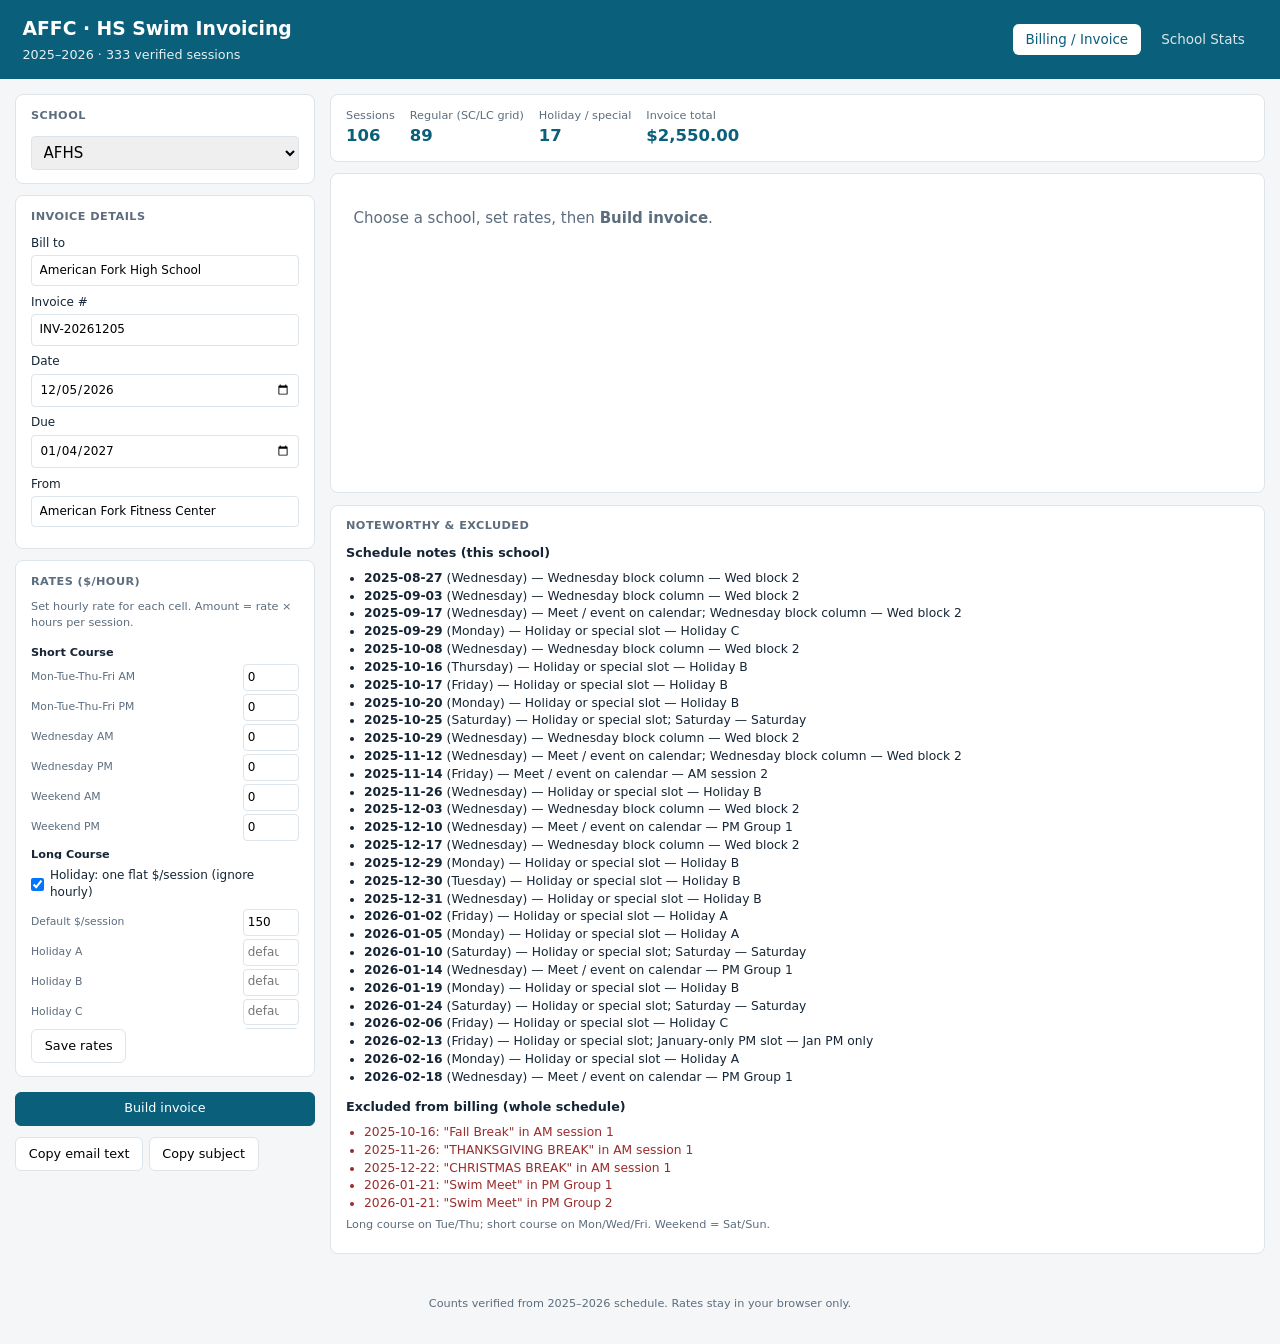
<file: index.html>
<!DOCTYPE html>
<html lang="en">
<head>
  <meta charset="UTF-8" />
  <meta name="viewport" content="width=device-width, initial-scale=1" />
  <title>AFFC HS Swim Invoicing</title>
  <link rel="stylesheet" href="app.css" />
</head>
<body>
  <header class="site-nav">
    <div class="nav-inner">
      <div>
        <h1>AFFC · HS Swim Invoicing</h1>
        <p class="tag">2025–2026 · <span id="session-count">—</span> sessions</p>
      </div>
      <nav>
        <a href="index.html" class="active">Billing / Invoice</a>
        <a href="stats.html">School Stats</a>
      </nav>
    </div>
  </header>

  <div class="layout">
    <aside class="sidebar">
      <section class="panel">
        <h2>School</h2>
        <select id="school">
          <option value="AFHS">AFHS</option>
          <option value="LPHS">LPHS</option>
          <option value="PGHS">PGHS</option>
          <option value="SKYR">SKYR</option>
        </select>
      </section>

      <section class="panel">
        <h2>Invoice details</h2>
        <label>Bill to <input id="bill-to" /></label>
        <label>Invoice # <input id="inv-num" /></label>
        <label>Date <input type="date" id="inv-date" /></label>
        <label>Due <input type="date" id="inv-due" /></label>
        <label>From <input id="inv-from" value="American Fork Fitness Center" /></label>
      </section>

      <section class="panel">
        <h2>Rates ($/hour)</h2>
        <p class="help">Set hourly rate for each cell. Amount = rate × hours per session.</p>
        <div id="rate-table" class="rate-table"></div>
        <label class="check"><input type="checkbox" id="holiday-flat" /> Holiday: one flat $/session (ignore hourly)</label>
        <div id="holiday-rates" class="rate-table compact"></div>
        <button type="button" class="btn" id="save-rates">Save rates</button>
        <span id="saved-msg" class="saved-msg"></span>
      </section>

      <button type="button" class="btn primary block" id="build-invoice">Build invoice</button>
      <div class="copy-row">
        <button type="button" class="btn" id="copy-text">Copy email text</button>
        <button type="button" class="btn" id="copy-subject">Copy subject</button>
      </div>
    </aside>

    <main class="main">
      <section class="panel summary-bar" id="summary-bar"></section>

      <article class="invoice-doc" id="invoice-doc">
        <p class="placeholder">Choose a school, set rates, then <strong>Build invoice</strong>.</p>
      </article>

      <section class="panel noteworthy-panel">
        <h2>Noteworthy &amp; excluded</h2>
        <div id="noteworthy"></div>
      </section>
    </main>
  </div>

  <footer>
    <p>Counts verified from 2025–2026 schedule. Rates stay in your browser only.</p>
  </footer>

  <textarea id="clipboard-buffer" class="sr-only" aria-hidden="true"></textarea>
  <script src="app.js"></script>
</body>
</html>
</file>
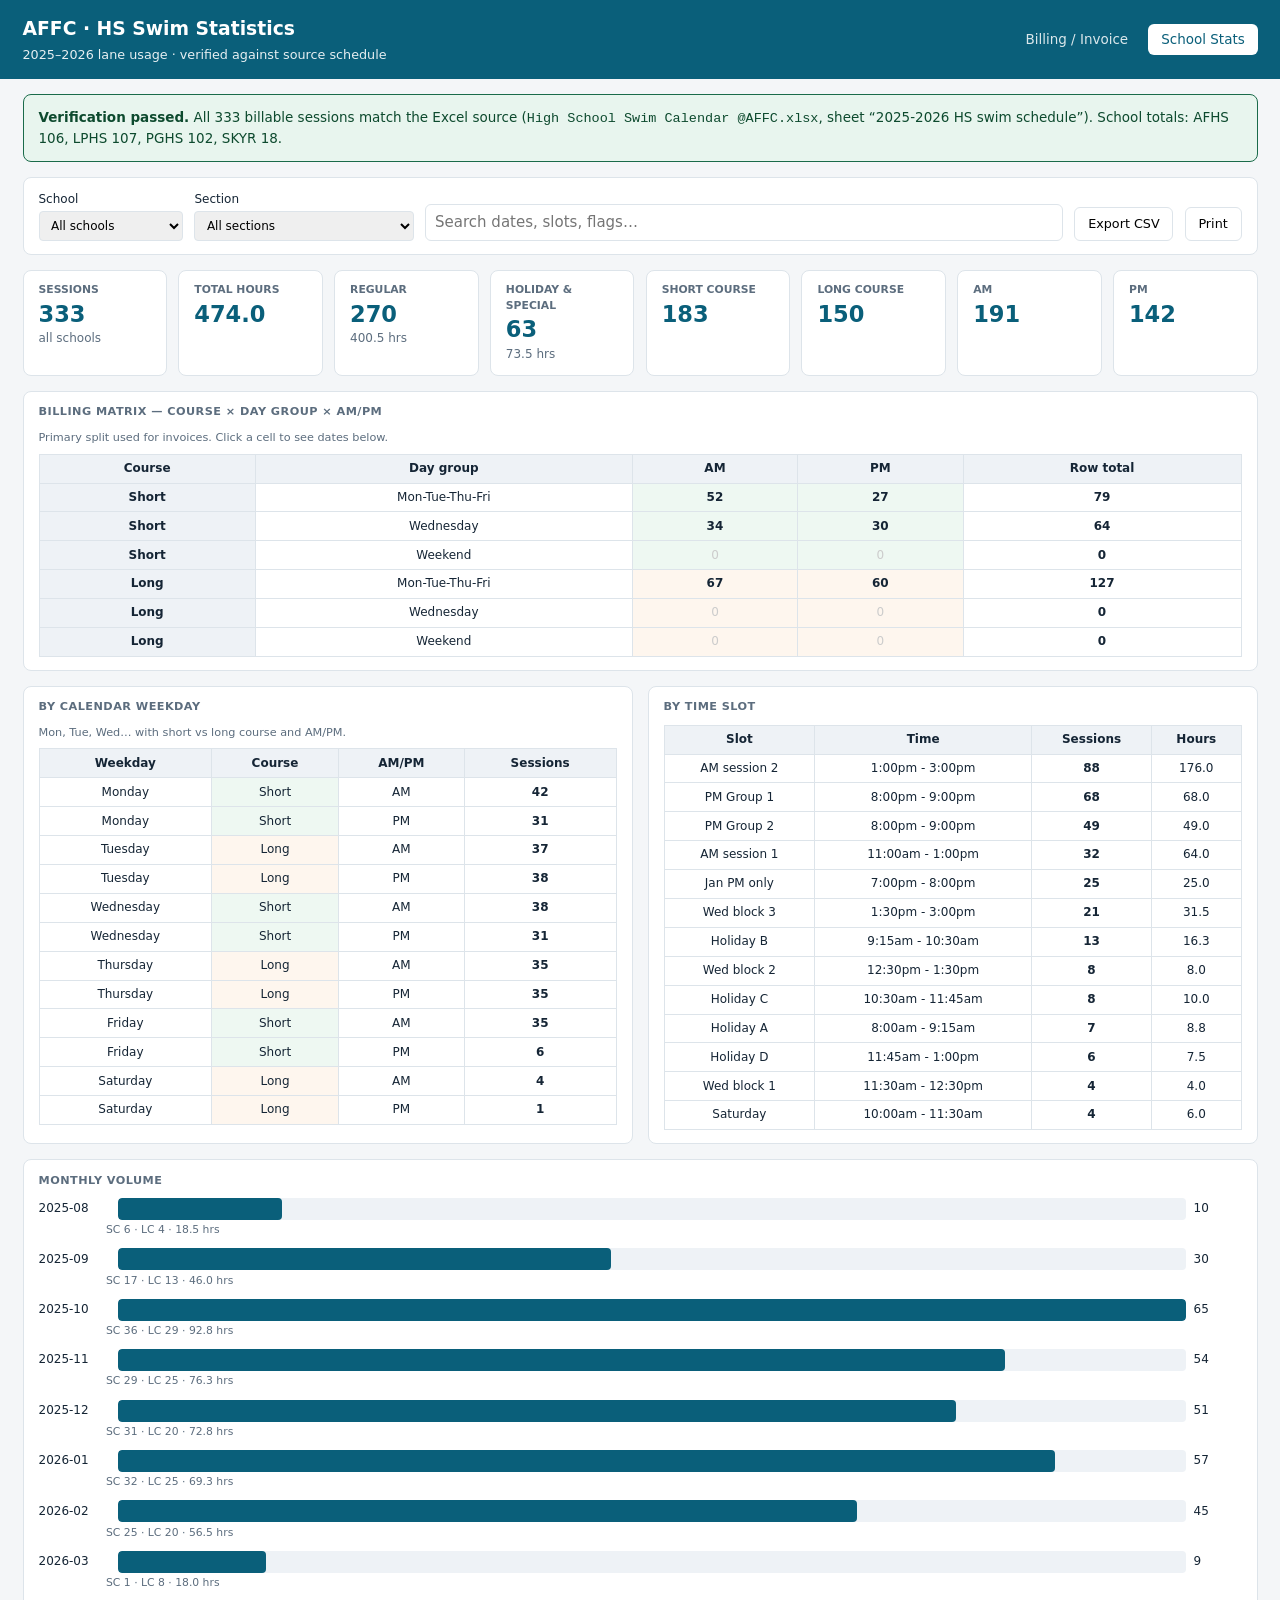
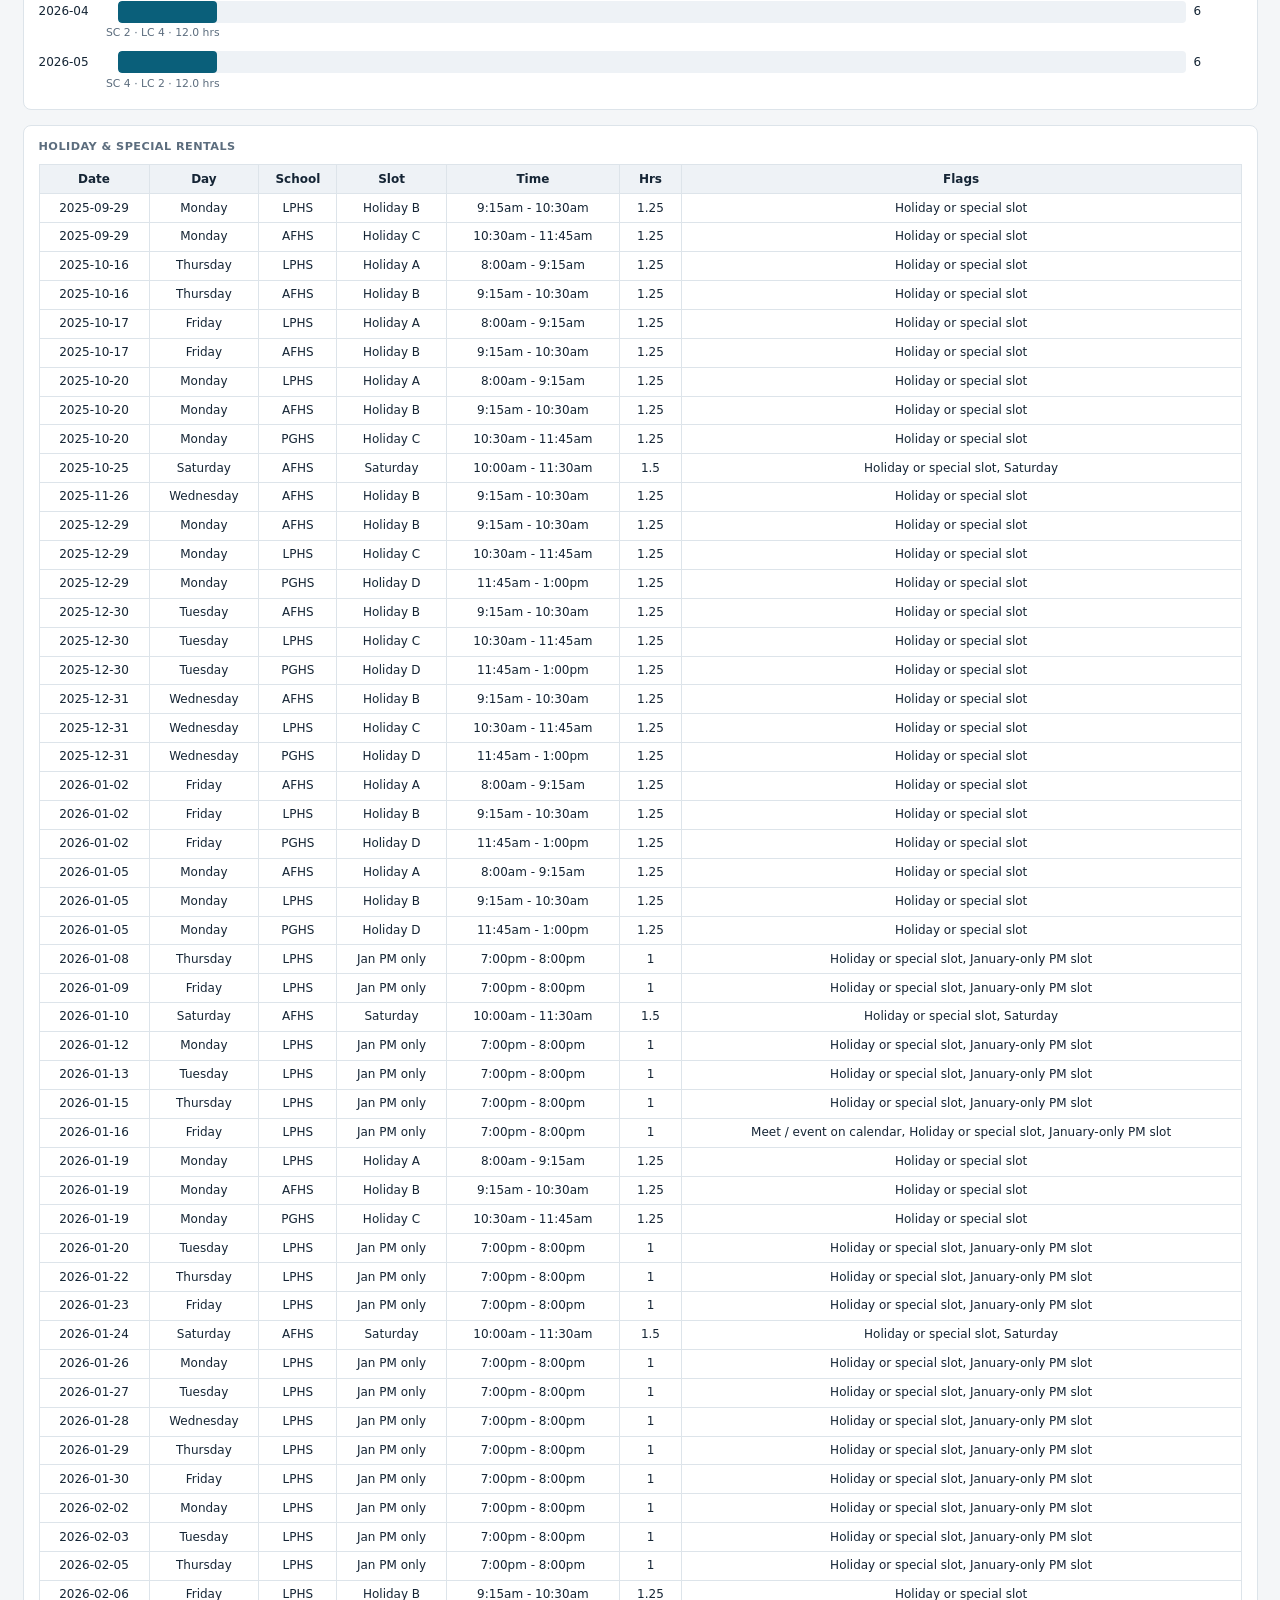
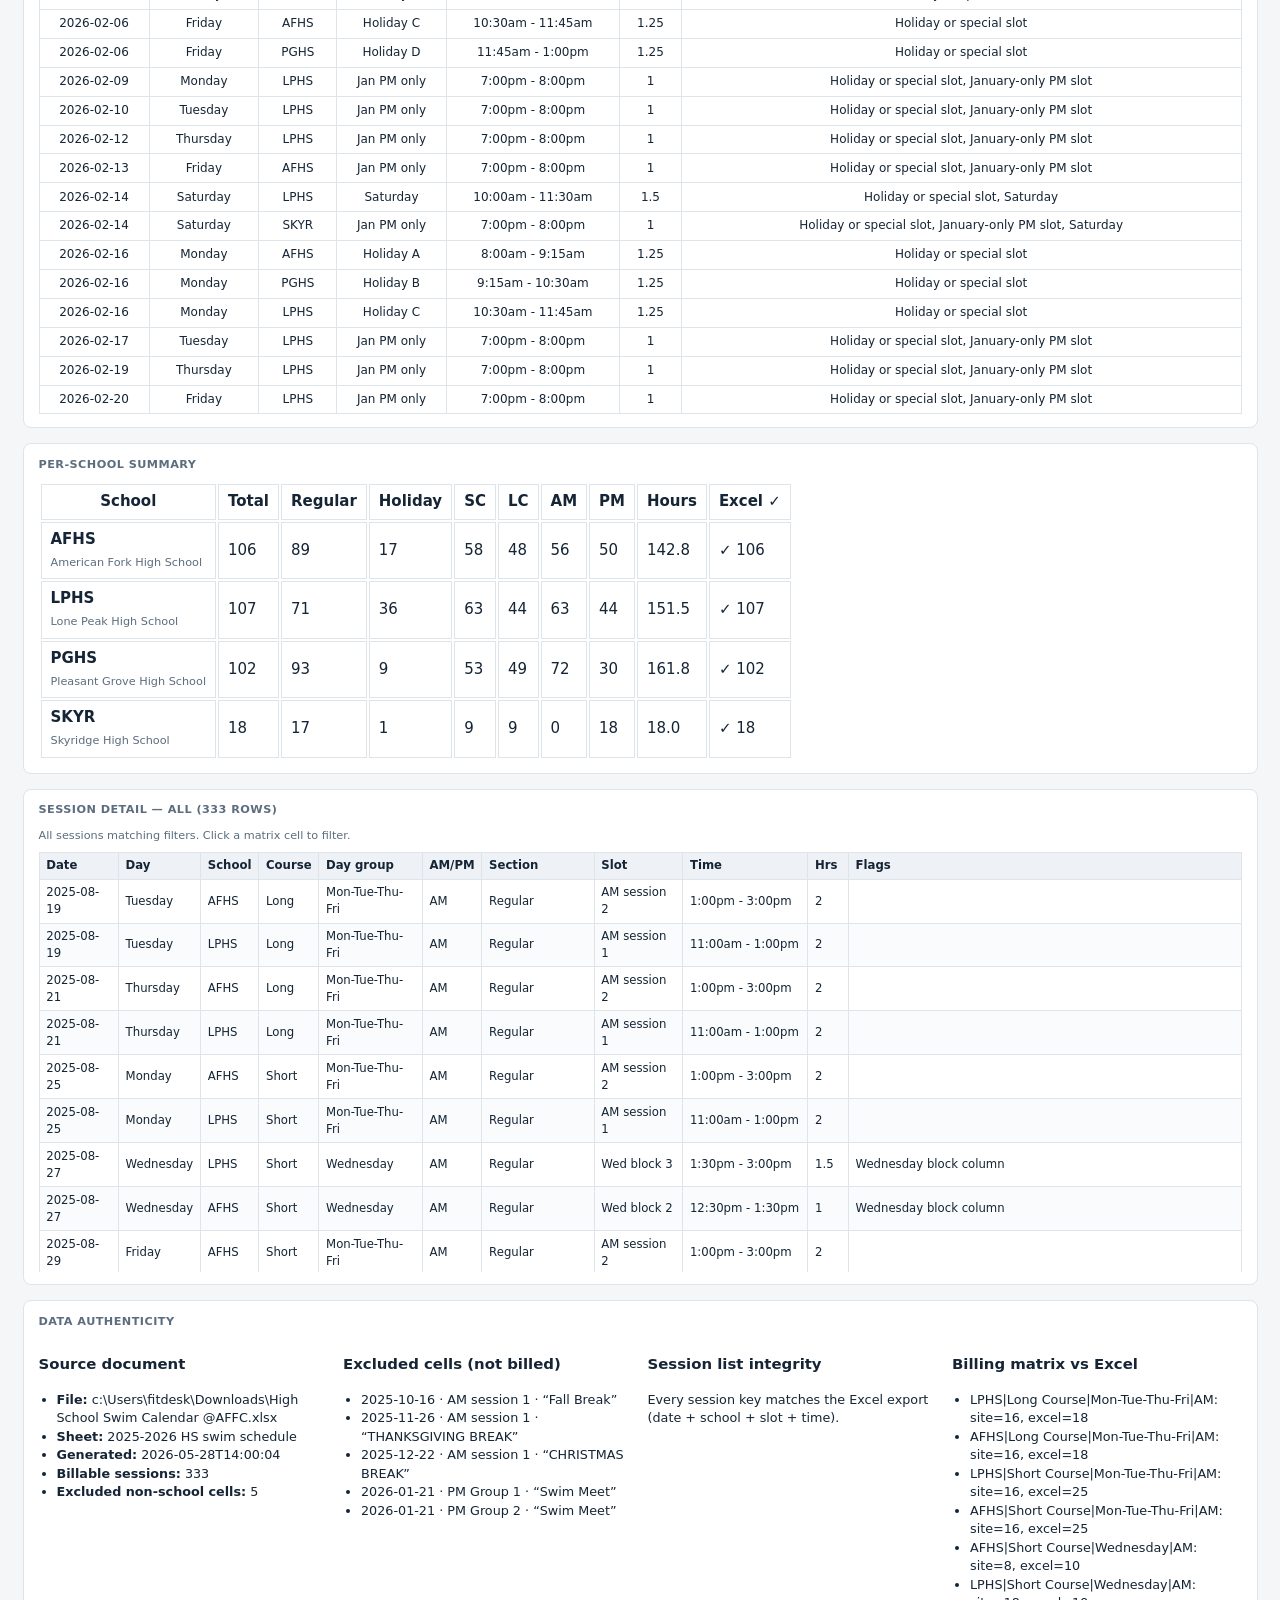
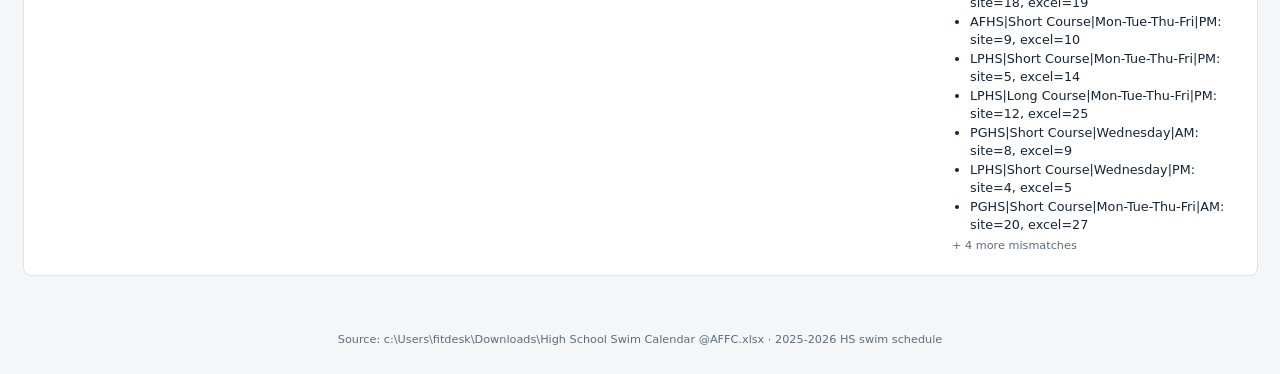
<file: stats.html>
<!DOCTYPE html>
<html lang="en">
<head>
  <meta charset="UTF-8" />
  <meta name="viewport" content="width=device-width, initial-scale=1" />
  <title>School Stats — AFFC HS Swim</title>
  <link rel="stylesheet" href="app.css" />
  <link rel="stylesheet" href="stats.css" />
</head>
<body>
  <header class="site-nav">
    <div class="nav-inner">
      <div>
        <h1>AFFC · HS Swim Statistics</h1>
        <p class="tag">2025–2026 lane usage · verified against source schedule</p>
      </div>
      <nav>
        <a href="index.html">Billing / Invoice</a>
        <a href="stats.html" class="active">School Stats</a>
      </nav>
    </div>
  </header>

  <main class="stats-main">
    <section id="verify-banner" class="verify-banner"></section>

    <div class="stats-toolbar panel">
      <label>School
        <select id="filter-school">
          <option value="ALL">All schools</option>
          <option value="AFHS">AFHS</option>
          <option value="LPHS">LPHS</option>
          <option value="PGHS">PGHS</option>
          <option value="SKYR">SKYR</option>
        </select>
      </label>
      <label>Section
        <select id="filter-section">
          <option value="ALL">All sections</option>
          <option value="Regular">Regular (SC/LC grid)</option>
          <option value="Holiday & Special">Holiday &amp; special only</option>
        </select>
      </label>
      <input type="search" id="filter-search" placeholder="Search dates, slots, flags…" />
      <button type="button" class="btn" id="export-csv">Export CSV</button>
      <button type="button" class="btn" id="print-stats">Print</button>
    </div>

    <div id="kpi-row" class="kpi-row"></div>

    <div class="stats-grid">
      <section class="panel stat-card wide">
        <h2>Billing matrix — Course × day group × AM/PM</h2>
        <p class="help">Primary split used for invoices. Click a cell to see dates below.</p>
        <div id="matrix-table"></div>
      </section>

      <section class="panel stat-card">
        <h2>By calendar weekday</h2>
        <p class="help">Mon, Tue, Wed… with short vs long course and AM/PM.</p>
        <div id="weekday-table"></div>
      </section>

      <section class="panel stat-card">
        <h2>By time slot</h2>
        <div id="slot-table"></div>
      </section>

      <section class="panel stat-card wide">
        <h2>Monthly volume</h2>
        <div id="month-chart" class="bar-chart"></div>
      </section>

      <section class="panel stat-card wide">
        <h2>Holiday &amp; special rentals</h2>
        <div id="holiday-table"></div>
      </section>

      <section class="panel stat-card wide">
        <h2>Per-school summary</h2>
        <div id="school-compare"></div>
      </section>

      <section class="panel stat-card wide">
        <h2 id="detail-title">Session detail</h2>
        <p class="help" id="detail-hint">All sessions matching filters. Click a matrix cell to filter.</p>
        <div class="table-scroll">
          <table class="data-table" id="detail-table">
            <thead>
              <tr>
                <th>Date</th><th>Day</th><th>School</th><th>Course</th>
                <th>Day group</th><th>AM/PM</th><th>Section</th>
                <th>Slot</th><th>Time</th><th>Hrs</th><th>Flags</th>
              </tr>
            </thead>
            <tbody></tbody>
          </table>
        </div>
      </section>

      <section class="panel stat-card wide">
        <h2>Data authenticity</h2>
        <div id="auth-panel"></div>
      </section>
    </div>
  </main>

  <footer>
    <p>Source: <span id="source-label">—</span></p>
  </footer>

  <script type="module" src="js/stats.js"></script>
</body>
</html>
</file>
<file: app.css>
:root {
  --bg: #f4f6f8;
  --card: #fff;
  --ink: #152535;
  --muted: #5c6d7e;
  --line: #dde4ea;
  --brand: #0a5f7a;
  --brand-light: #e6f3f7;
  --sc: #1a6b4a;
  --lc: #b45309;
  --hol: #6b4fa0;
  --radius: 8px;
  font-family: "Segoe UI", system-ui, sans-serif;
  font-size: 15px;
  line-height: 1.45;
}

* { box-sizing: border-box; }
body { margin: 0; background: var(--bg); color: var(--ink); }

header, header.site-nav {
  background: var(--brand);
  color: #fff;
  padding: 1rem 1.5rem;
}
header h1 { margin: 0; font-size: 1.25rem; font-weight: 600; }
.tag { margin: 0.25rem 0 0; opacity: 0.9; font-size: 0.85rem; }

.site-nav { padding: 0.85rem 1.5rem; }
.nav-inner {
  max-width: 1400px;
  margin: 0 auto;
  display: flex;
  justify-content: space-between;
  align-items: center;
  flex-wrap: wrap;
  gap: 1rem;
}
.site-nav nav { display: flex; gap: 0.5rem; }
.site-nav nav a {
  color: rgba(255,255,255,0.85);
  text-decoration: none;
  padding: 0.4rem 0.85rem;
  border-radius: 6px;
  font-size: 0.9rem;
  font-weight: 500;
}
.site-nav nav a:hover { background: rgba(255,255,255,0.15); color: #fff; }
.site-nav nav a.active { background: #fff; color: var(--brand); }

.layout {
  display: grid;
  grid-template-columns: 300px 1fr;
  gap: 1rem;
  max-width: 1280px;
  margin: 0 auto;
  padding: 1rem;
  align-items: start;
}

@media (max-width: 900px) {
  .layout { grid-template-columns: 1fr; }
}

.sidebar { display: flex; flex-direction: column; gap: 0.75rem; }
.panel {
  background: var(--card);
  border: 1px solid var(--line);
  border-radius: var(--radius);
  padding: 0.85rem 1rem;
}
.panel h2 {
  margin: 0 0 0.6rem;
  font-size: 0.75rem;
  text-transform: uppercase;
  letter-spacing: 0.04em;
  color: var(--muted);
  font-weight: 600;
}

label { display: block; margin-bottom: 0.5rem; font-size: 0.8rem; font-weight: 500; }
input, select {
  width: 100%;
  margin-top: 0.2rem;
  padding: 0.4rem 0.5rem;
  border: 1px solid var(--line);
  border-radius: 4px;
  font: inherit;
}
.help { font-size: 0.75rem; color: var(--muted); margin: 0 0 0.5rem; }
.check { display: flex; align-items: center; gap: 0.4rem; font-size: 0.8rem; margin: 0.5rem 0; }
.check input { width: auto; margin: 0; }

.btn {
  padding: 0.45rem 0.85rem;
  border: 1px solid var(--line);
  background: var(--card);
  border-radius: 6px;
  cursor: pointer;
  font: inherit;
  font-size: 0.85rem;
}
.btn:hover { background: #f0f3f6; }
.btn.primary { background: var(--brand); color: #fff; border-color: var(--brand); }
.btn.primary:hover { background: #084d63; }
.btn.block { width: 100%; margin-top: 0.25rem; }
.copy-row { display: flex; gap: 0.35rem; flex-wrap: wrap; }
.saved-msg { font-size: 0.75rem; color: var(--sc); margin-left: 0.35rem; }

.rate-table { font-size: 0.72rem; max-height: 220px; overflow-y: auto; }
.rate-table.compact { max-height: 120px; }
.rate-row {
  display: grid;
  grid-template-columns: 1fr 56px;
  gap: 0.25rem;
  align-items: center;
  margin-bottom: 0.2rem;
}
.rate-row span { color: var(--muted); line-height: 1.2; }
.rate-row input { margin: 0; padding: 0.25rem; font-size: 0.8rem; }

.main { display: flex; flex-direction: column; gap: 0.75rem; min-width: 0; }

.summary-bar {
  display: flex;
  flex-wrap: wrap;
  gap: 1rem;
  font-size: 0.9rem;
}
.summary-bar strong { color: var(--brand); font-size: 1.1rem; }
.summary-bar .muted { color: var(--muted); font-size: 0.75rem; display: block; }

.invoice-doc {
  background: var(--card);
  border: 1px solid var(--line);
  border-radius: var(--radius);
  padding: 1.25rem 1.5rem;
  min-height: 320px;
}
.invoice-doc .placeholder { color: var(--muted); }

.inv-head { margin-bottom: 1.25rem; border-bottom: 2px solid var(--brand); padding-bottom: 0.75rem; }
.inv-head h2 { margin: 0; font-size: 1.15rem; }
.inv-meta { font-size: 0.85rem; color: var(--muted); margin-top: 0.35rem; }

.billing-section { margin: 1.25rem 0; }
.billing-section > h3 {
  margin: 0 0 0.5rem;
  font-size: 0.95rem;
  padding: 0.35rem 0.6rem;
  border-radius: 4px;
  color: #fff;
}
.billing-section.sc > h3 { background: var(--sc); }
.billing-section.lc > h3 { background: var(--lc); }
.billing-section.holiday > h3 { background: var(--hol); }
.billing-section.notes > h3 { background: #4a5568; }

.day-block { margin: 0.75rem 0 0.75rem 0.5rem; }
.day-block h4 {
  margin: 0 0 0.35rem;
  font-size: 0.85rem;
  color: var(--ink);
  border-left: 3px solid var(--line);
  padding-left: 0.5rem;
}

table.inv {
  width: 100%;
  border-collapse: collapse;
  font-size: 0.82rem;
  margin-bottom: 0.5rem;
}
table.inv th, table.inv td {
  border: 1px solid var(--line);
  padding: 0.35rem 0.5rem;
  text-align: left;
}
table.inv th { background: #f8fafb; font-weight: 600; }
table.inv td.num, table.inv th.num { text-align: right; }
table.inv tr.subtotal td { font-weight: 600; background: var(--brand-light); }

.grand-total {
  text-align: right;
  font-size: 1.2rem;
  font-weight: 700;
  margin-top: 1rem;
  padding-top: 0.75rem;
  border-top: 2px solid var(--brand);
}

.noteworthy-panel { font-size: 0.82rem; }
.noteworthy-panel ul { margin: 0.25rem 0; padding-left: 1.2rem; }
.noteworthy-panel .excluded { color: #9b2c2c; }

footer {
  text-align: center;
  padding: 1rem;
  font-size: 0.75rem;
  color: var(--muted);
}

.sr-only {
  position: absolute;
  width: 1px;
  height: 1px;
  overflow: hidden;
  clip: rect(0,0,0,0);
}
</file>
<file: stats.css>
.site-nav { padding: 0.85rem 1.5rem; }
.nav-inner {
  max-width: 1400px;
  margin: 0 auto;
  display: flex;
  justify-content: space-between;
  align-items: center;
  flex-wrap: wrap;
  gap: 1rem;
}
.site-nav nav { display: flex; gap: 0.5rem; }
.site-nav nav a {
  color: rgba(255,255,255,0.85);
  text-decoration: none;
  padding: 0.4rem 0.85rem;
  border-radius: 6px;
  font-size: 0.9rem;
  font-weight: 500;
}
.site-nav nav a:hover { background: rgba(255,255,255,0.15); color: #fff; }
.site-nav nav a.active { background: #fff; color: var(--brand); }

.stats-main {
  max-width: 1400px;
  margin: 0 auto;
  padding: 1rem 1.5rem 2rem;
}

.verify-banner {
  border-radius: var(--radius);
  padding: 0.85rem 1rem;
  margin-bottom: 1rem;
  font-size: 0.9rem;
}
.verify-banner.pass {
  background: #e8f5ee;
  border: 1px solid #1a6b4a;
  color: #0d4a2e;
}
.verify-banner.fail {
  background: #fde8e8;
  border: 1px solid #c53030;
  color: #742a2a;
}

.stats-toolbar {
  display: flex;
  flex-wrap: wrap;
  gap: 0.75rem;
  align-items: flex-end;
  margin-bottom: 1rem;
}
.stats-toolbar label { margin: 0; font-size: 0.8rem; }
.stats-toolbar input[type="search"] {
  flex: 1;
  min-width: 180px;
  padding: 0.45rem 0.6rem;
  border: 1px solid var(--line);
  border-radius: 6px;
}

.kpi-row {
  display: grid;
  grid-template-columns: repeat(auto-fit, minmax(140px, 1fr));
  gap: 0.75rem;
  margin-bottom: 1rem;
}
.kpi {
  background: var(--card);
  border: 1px solid var(--line);
  border-radius: var(--radius);
  padding: 0.75rem 1rem;
}
.kpi .label { font-size: 0.72rem; text-transform: uppercase; color: var(--muted); font-weight: 600; }
.kpi .value { font-size: 1.5rem; font-weight: 700; color: var(--brand); }
.kpi .sub { font-size: 0.8rem; color: var(--muted); }

.stats-grid {
  display: grid;
  grid-template-columns: repeat(2, 1fr);
  gap: 1rem;
}
.stat-card.wide { grid-column: 1 / -1; }

@media (max-width: 900px) {
  .stats-grid { grid-template-columns: 1fr; }
}

.matrix-wrap { overflow-x: auto; }
table.matrix { border-collapse: collapse; font-size: 0.8rem; width: 100%; }
table.matrix th, table.matrix td {
  border: 1px solid var(--line);
  padding: 0.35rem 0.5rem;
  text-align: center;
  min-width: 48px;
}
table.matrix th { background: #eef2f6; font-weight: 600; }
table.matrix td.cell-data {
  cursor: pointer;
  transition: background 0.15s;
}
table.matrix td.cell-data:hover { background: var(--brand-light); }
table.matrix td.cell-data.has-data { font-weight: 600; }
table.matrix td.sc { background: #eef8f2; }
table.matrix td.lc { background: #fef6ee; }
table.matrix td.selected { outline: 2px solid var(--brand); }
table.matrix .zero { color: #ccc; }

.bar-chart { display: flex; flex-direction: column; gap: 0.35rem; }
.bar-row {
  display: grid;
  grid-template-columns: 72px 1fr 48px;
  align-items: center;
  gap: 0.5rem;
  font-size: 0.8rem;
}
.bar-track {
  background: #eef2f6;
  border-radius: 4px;
  height: 22px;
  overflow: hidden;
}
.bar-fill {
  height: 100%;
  background: var(--brand);
  border-radius: 4px;
  min-width: 2px;
}
.bar-fill.sc { background: var(--sc); }
.bar-fill.lc { background: var(--lc); }
.bar-fill.hol { background: var(--hol); }

.table-scroll { max-height: 420px; overflow: auto; }
.data-table { width: 100%; border-collapse: collapse; font-size: 0.78rem; }
.data-table th, .data-table td {
  border: 1px solid var(--line);
  padding: 0.3rem 0.45rem;
  text-align: left;
}
.data-table th {
  position: sticky;
  top: 0;
  background: #eef2f6;
  z-index: 1;
}
.data-table tr:nth-child(even) { background: #fafbfc; }

.auth-grid {
  display: grid;
  grid-template-columns: repeat(auto-fit, minmax(260px, 1fr));
  gap: 1rem;
  font-size: 0.85rem;
}
.auth-grid ul { margin: 0.25rem 0; padding-left: 1.2rem; }

.school-compare table { width: 100%; font-size: 0.85rem; }
.school-compare th, .school-compare td {
  border: 1px solid var(--line);
  padding: 0.4rem 0.6rem;
}

@media print {
  .stats-toolbar, .site-nav nav, footer { display: none; }
  .table-scroll { max-height: none; }
}
</file>
